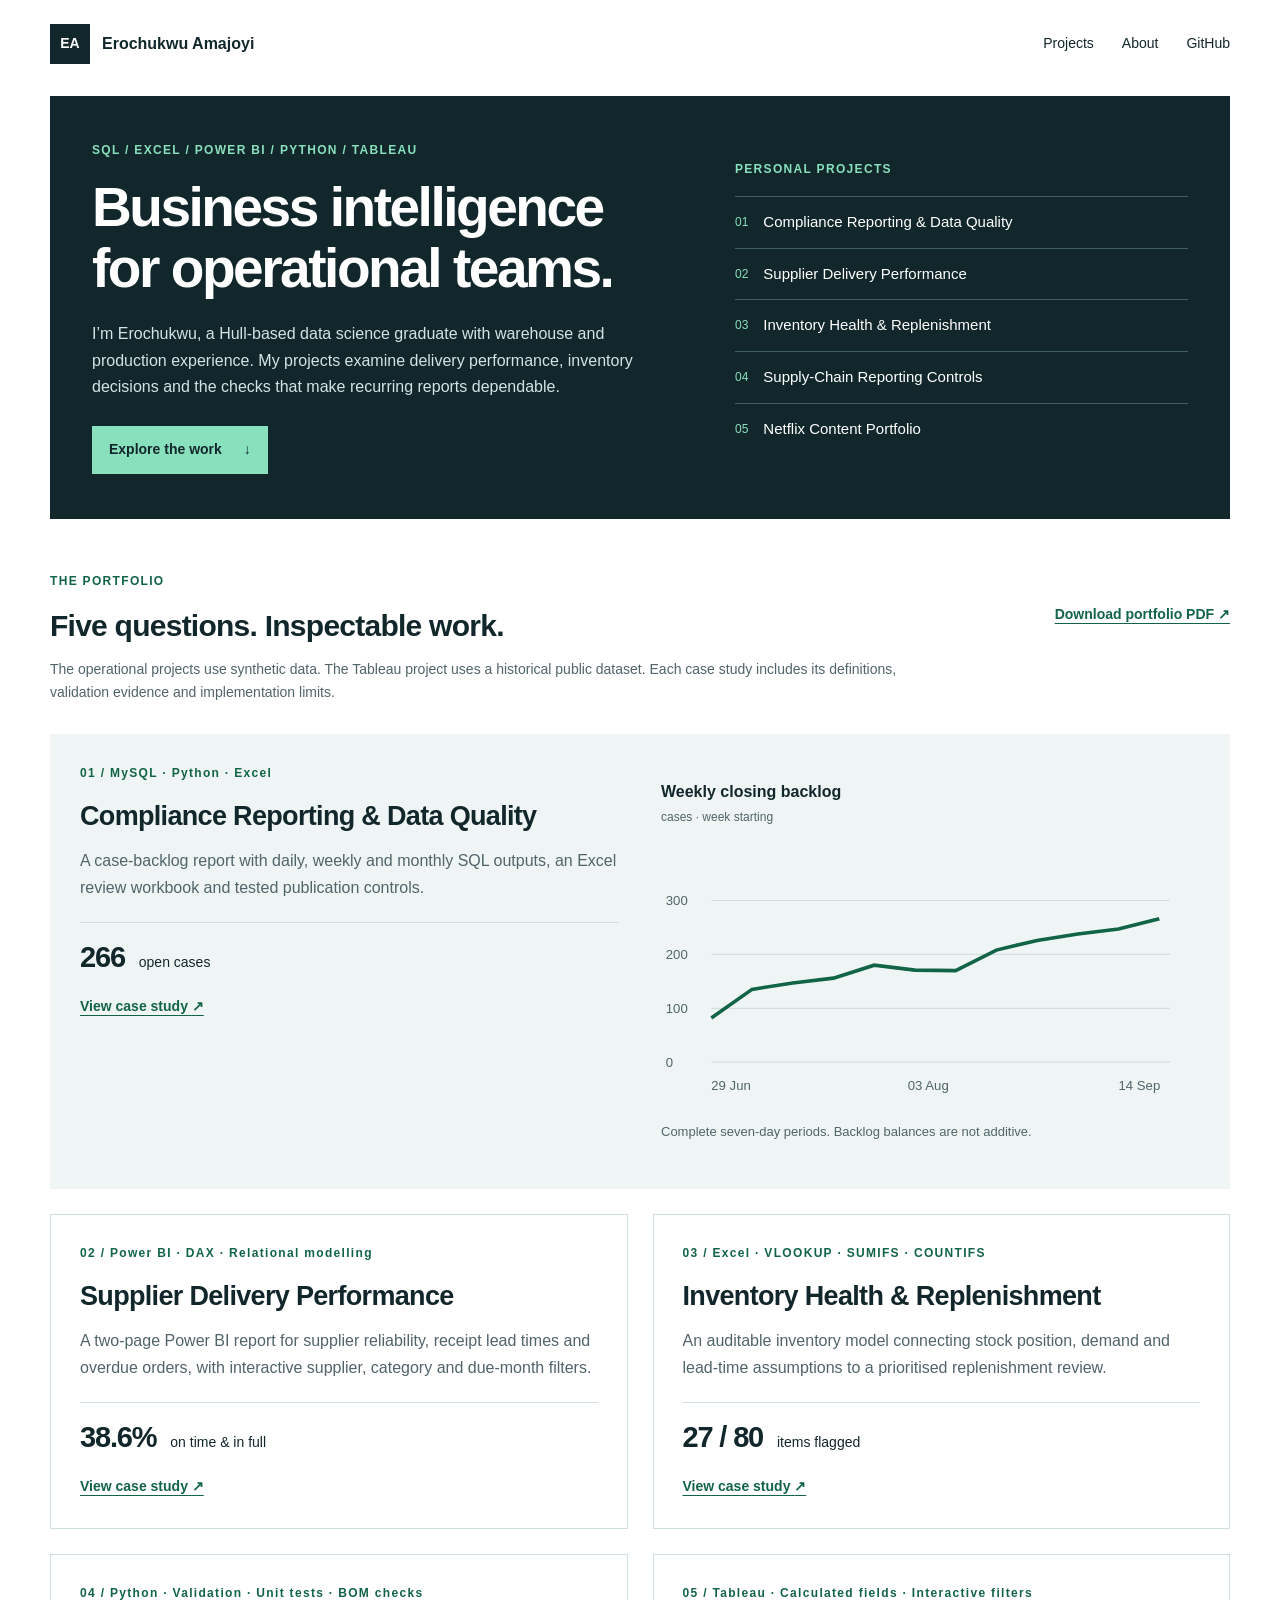
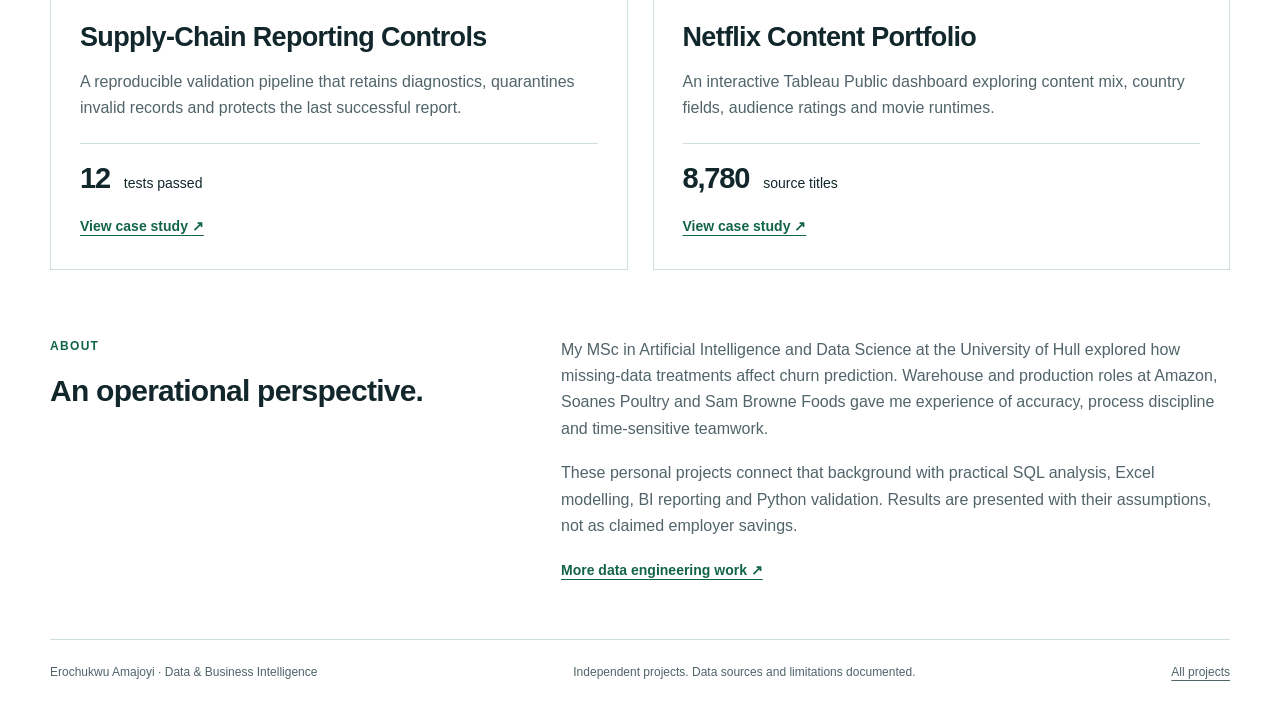
<file: index.html>
<!doctype html><html lang="en"><head><meta charset="utf-8"><meta name="viewport" content="width=device-width,initial-scale=1"><title>Data &amp; Business Intelligence Portfolio | Erochukwu Amajoyi</title><meta name="description" content="Five analytical case studies covering MySQL compliance reporting, Power BI supplier performance, Excel inventory planning, Python validation and Tableau."><meta name="theme-color" content="#12272b"><link rel="canonical" href="https://erochukwu-amajoyi.github.io/"><link rel="icon" type="image/svg+xml" href="data:image/svg+xml,%3Csvg xmlns='http://www.w3.org/2000/svg' viewBox='0 0 32 32'%3E%3Crect width='32' height='32' rx='6' fill='%2312272b'/%3E%3Cpath d='M7 23V16h4v7zm7 0V10h4v13zm7 0V6h4v17z' fill='%2389e0bd'/%3E%3C/svg%3E"><link rel="stylesheet" href="styles.css?v=20260927-2"></head><body><a class="skip" href="#main">Skip to content</a><header class="wrap masthead"><a class="identity" href="index.html"><span class="monogram">EA</span>Erochukwu Amajoyi</a><nav aria-label="Main navigation"><a href="index.html#projects">Projects</a><a href="index.html#background">About</a><a href="https://github.com/erochukwu-amajoyi/erochukwu-amajoyi.github.io">GitHub</a></nav></header><main id="main"><section class="wrap hero"><div><p class="eyebrow">SQL / EXCEL / POWER BI / PYTHON / TABLEAU</p><h1>Business intelligence<br>for operational teams.</h1><p class="intro">I’m Erochukwu, a Hull-based data science graduate with warehouse and production experience. My projects examine delivery performance, inventory decisions and the checks that make recurring reports dependable.</p><a class="button light" href="#projects">Explore the work <span aria-hidden="true">↓</span></a></div><aside class="hero-index" aria-label="Project index"><p class="eyebrow">PERSONAL PROJECTS</p><a href="projects/compliance-reporting.html"><span>01</span>Compliance Reporting &amp; Data Quality</a><a href="projects/supplier-performance.html"><span>02</span>Supplier Delivery Performance</a><a href="projects/inventory-planning.html"><span>03</span>Inventory Health &amp; Replenishment</a><a href="projects/reporting-automation.html"><span>04</span>Supply-Chain Reporting Controls</a><a href="projects/netflix-catalogue.html"><span>05</span>Netflix Content Portfolio</a></aside></section><section class="wrap work" id="projects"><div class="section-top"><div><p class="eyebrow">THE PORTFOLIO</p><h2>Five questions. Inspectable work.</h2></div><a class="text-link" href="files/Data_Analytics_Project_Portfolio.pdf">Download portfolio PDF ↗</a></div><p class="scope">The operational projects use synthetic data. The Tableau project uses a historical public dataset. Each case study includes its definitions, validation evidence and implementation limits.</p><div class="project-cards"><article class="project-card featured" id="compliance"><div class="card-copy"><p class="eyebrow">01 / MySQL · Python · Excel</p><h2><a href="projects/compliance-reporting.html">Compliance Reporting &amp; Data Quality</a></h2><p>A case-backlog report with daily, weekly and monthly SQL outputs, an Excel review workbook and tested publication controls.</p><p class="card-result"><strong>266</strong> open cases</p><a class="text-link" href="projects/compliance-reporting.html">View case study <span aria-hidden="true">↗</span></a></div><figure class="chart"><figcaption>Weekly closing backlog <span>cases · week starting</span></figcaption><svg viewBox="0 0 450 210" role="img" aria-label="Weekly closing backlog rises from 82 to 266 cases across 12 weeks."><line x1="42" x2="425" y1="178.0" y2="178.0" stroke="#d2e0e0"/><text x="4" y="182.0">0</text><line x1="42" x2="425" y1="133.0" y2="133.0" stroke="#d2e0e0"/><text x="4" y="137.0">100</text><line x1="42" x2="425" y1="88.0" y2="88.0" stroke="#d2e0e0"/><text x="4" y="92.0">200</text><line x1="42" x2="425" y1="43.0" y2="43.0" stroke="#d2e0e0"/><text x="4" y="47.0">300</text><polyline points="42,141.1 76,117.2 110,111.8 144,107.8 178,97.0 212,101.1 246,101.5 280,84.4 314,76.3 348,70.9 382,66.8 416,58.3" fill="none" stroke="#126446" stroke-width="3"/><text x="42" y="201">29 Jun</text><text x="206" y="201">03 Aug</text><text x="382" y="201">14 Sep</text></svg><p>Complete seven-day periods. Backlog balances are not additive.</p></figure></article><article class="project-card " id="powerbi"><div class="card-copy"><p class="eyebrow">02 / Power BI · DAX · Relational modelling</p><h2><a href="projects/supplier-performance.html">Supplier Delivery Performance</a></h2><p>A two-page Power BI report for supplier reliability, receipt lead times and overdue orders, with interactive supplier, category and due-month filters.</p><p class="card-result"><strong>38.6%</strong> on time &amp; in full</p><a class="text-link" href="projects/supplier-performance.html">View case study <span aria-hidden="true">↗</span></a></div></article><article class="project-card " id="excel"><div class="card-copy"><p class="eyebrow">03 / Excel · VLOOKUP · SUMIFS · COUNTIFS</p><h2><a href="projects/inventory-planning.html">Inventory Health &amp; Replenishment</a></h2><p>An auditable inventory model connecting stock position, demand and lead-time assumptions to a prioritised replenishment review.</p><p class="card-result"><strong>27 / 80</strong> items flagged</p><a class="text-link" href="projects/inventory-planning.html">View case study <span aria-hidden="true">↗</span></a></div></article><article class="project-card " id="automation"><div class="card-copy"><p class="eyebrow">04 / Python · Validation · Unit tests · BOM checks</p><h2><a href="projects/reporting-automation.html">Supply-Chain Reporting Controls</a></h2><p>A reproducible validation pipeline that retains diagnostics, quarantines invalid records and protects the last successful report.</p><p class="card-result"><strong>12</strong> tests passed</p><a class="text-link" href="projects/reporting-automation.html">View case study <span aria-hidden="true">↗</span></a></div></article><article class="project-card " id="tableau"><div class="card-copy"><p class="eyebrow">05 / Tableau · Calculated fields · Interactive filters</p><h2><a href="projects/netflix-catalogue.html">Netflix Content Portfolio</a></h2><p>An interactive Tableau Public dashboard exploring content mix, country fields, audience ratings and movie runtimes.</p><p class="card-result"><strong>8,780</strong> source titles</p><a class="text-link" href="projects/netflix-catalogue.html">View case study <span aria-hidden="true">↗</span></a></div></article></div></section><section id="background" class="wrap background"><div><p class="eyebrow">ABOUT</p><h2>An operational perspective.</h2></div><div><p>My MSc in Artificial Intelligence and Data Science at the University of Hull explored how missing-data treatments affect churn prediction. Warehouse and production roles at Amazon, Soanes Poultry and Sam Browne Foods gave me experience of accuracy, process discipline and time-sensitive teamwork.</p><p>These personal projects connect that background with practical SQL analysis, Excel modelling, BI reporting and Python validation. Results are presented with their assumptions, not as claimed employer savings.</p><a class="text-link" href="https://github.com/erochukwu-amajoyi/data-engineering-portfolio">More data engineering work ↗</a></div></section></main><footer class="wrap"><span>Erochukwu Amajoyi · Data &amp; Business Intelligence</span><span>Independent projects. Data sources and limitations documented.</span><a href="index.html#projects">All projects</a></footer></body></html>
</file>
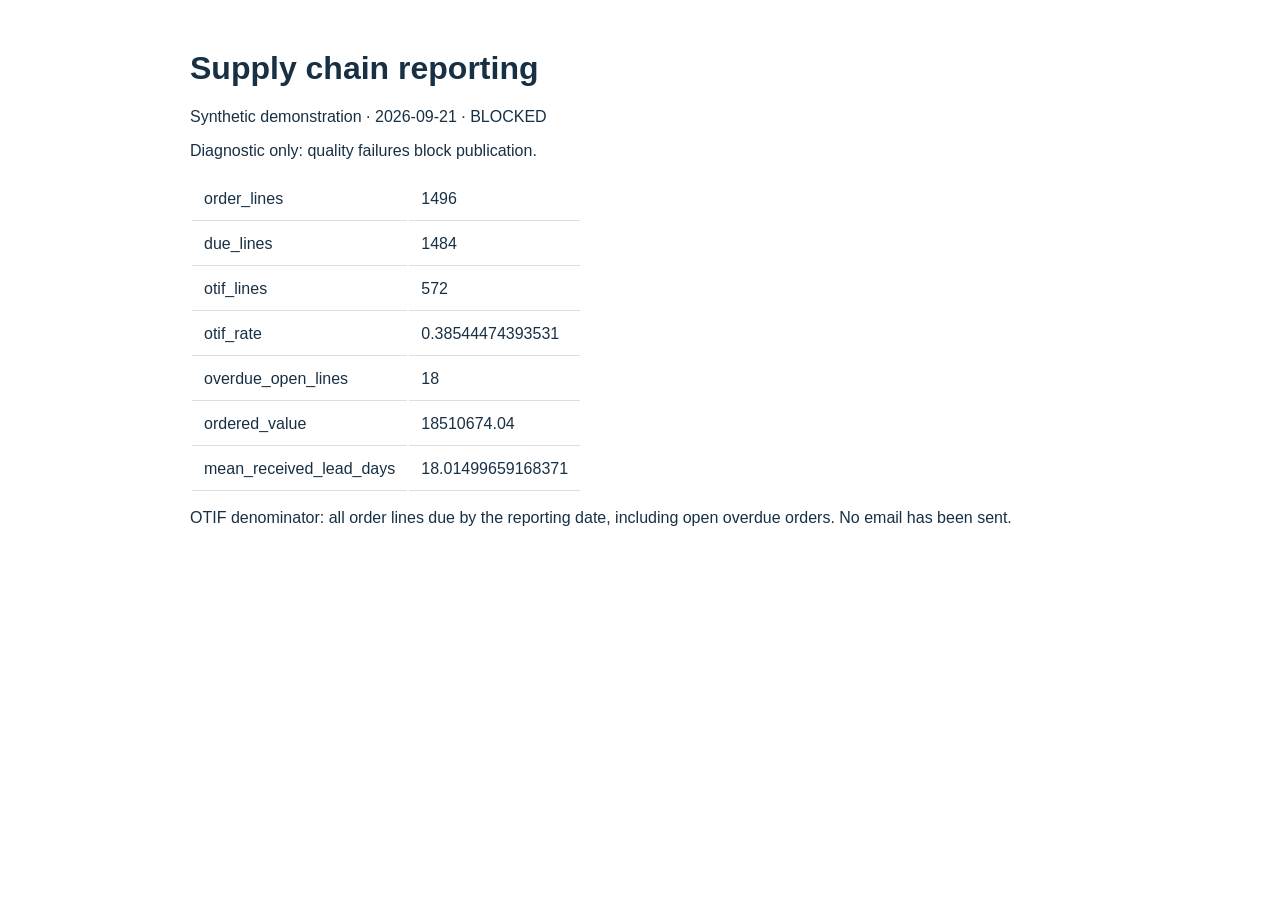
<file: files/blocked-report.html>
<!doctype html><html lang="en"><meta charset="utf-8"><title>Supply chain report</title><style>body{font:16px Arial;max-width:900px;margin:50px auto;color:#183044}td{padding:12px;border-bottom:1px solid #ddd}h1{color:#183044}</style><h1>Supply chain reporting</h1><p>Synthetic demonstration · 2026-09-21 · BLOCKED</p><p>Diagnostic only: quality failures block publication.</p><table><tr><td>order_lines</td><td>1496</td></tr><tr><td>due_lines</td><td>1484</td></tr><tr><td>otif_lines</td><td>572</td></tr><tr><td>otif_rate</td><td>0.38544474393531</td></tr><tr><td>overdue_open_lines</td><td>18</td></tr><tr><td>ordered_value</td><td>18510674.04</td></tr><tr><td>mean_received_lead_days</td><td>18.01499659168371</td></tr></table><p>OTIF denominator: all order lines due by the reporting date, including open overdue orders. No email has been sent.</p></html>
</file>
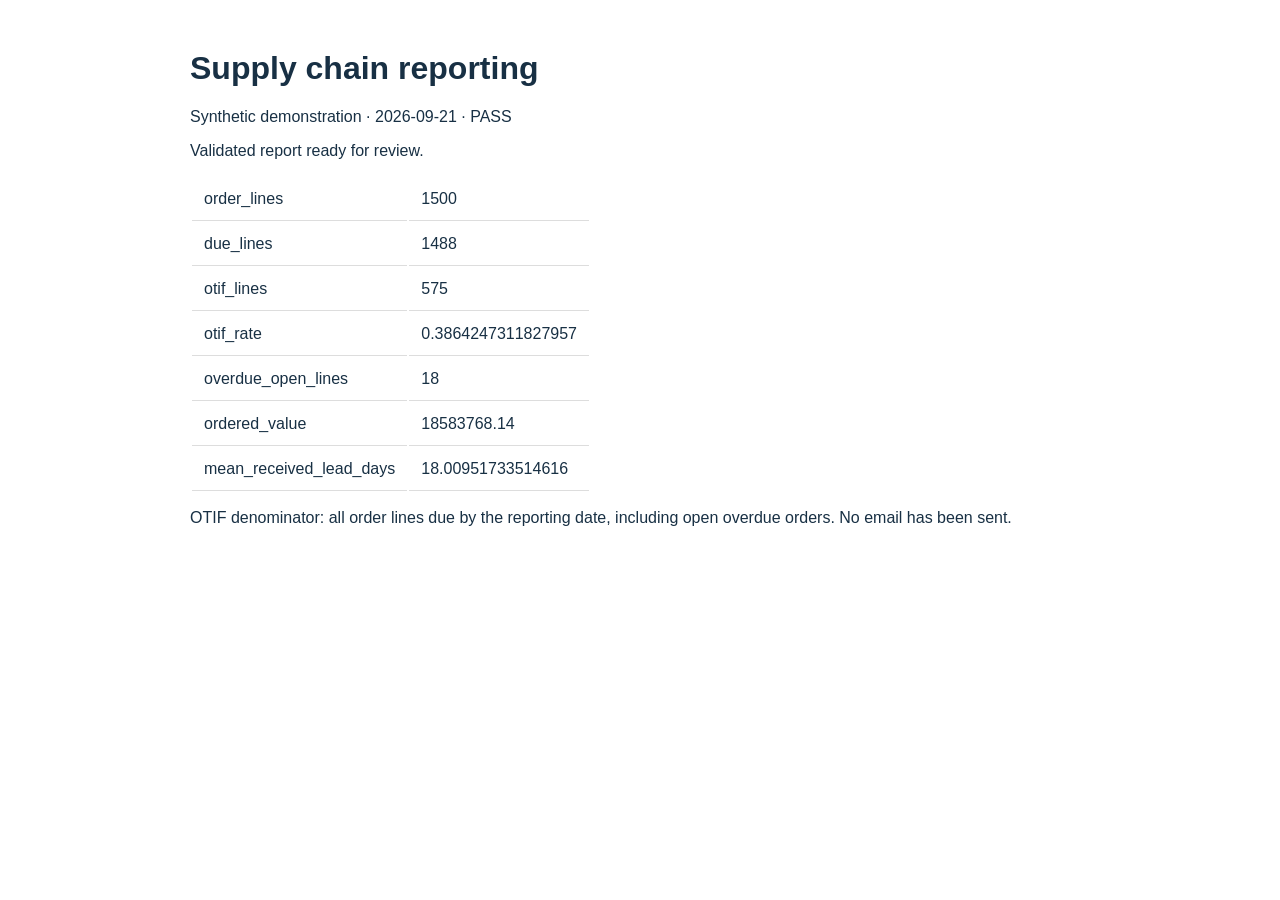
<file: files/clean-report.html>
<!doctype html><html lang="en"><meta charset="utf-8"><title>Supply chain report</title><style>body{font:16px Arial;max-width:900px;margin:50px auto;color:#183044}td{padding:12px;border-bottom:1px solid #ddd}h1{color:#183044}</style><h1>Supply chain reporting</h1><p>Synthetic demonstration · 2026-09-21 · PASS</p><p>Validated report ready for review.</p><table><tr><td>order_lines</td><td>1500</td></tr><tr><td>due_lines</td><td>1488</td></tr><tr><td>otif_lines</td><td>575</td></tr><tr><td>otif_rate</td><td>0.3864247311827957</td></tr><tr><td>overdue_open_lines</td><td>18</td></tr><tr><td>ordered_value</td><td>18583768.14</td></tr><tr><td>mean_received_lead_days</td><td>18.00951733514616</td></tr></table><p>OTIF denominator: all order lines due by the reporting date, including open overdue orders. No email has been sent.</p></html>
</file>
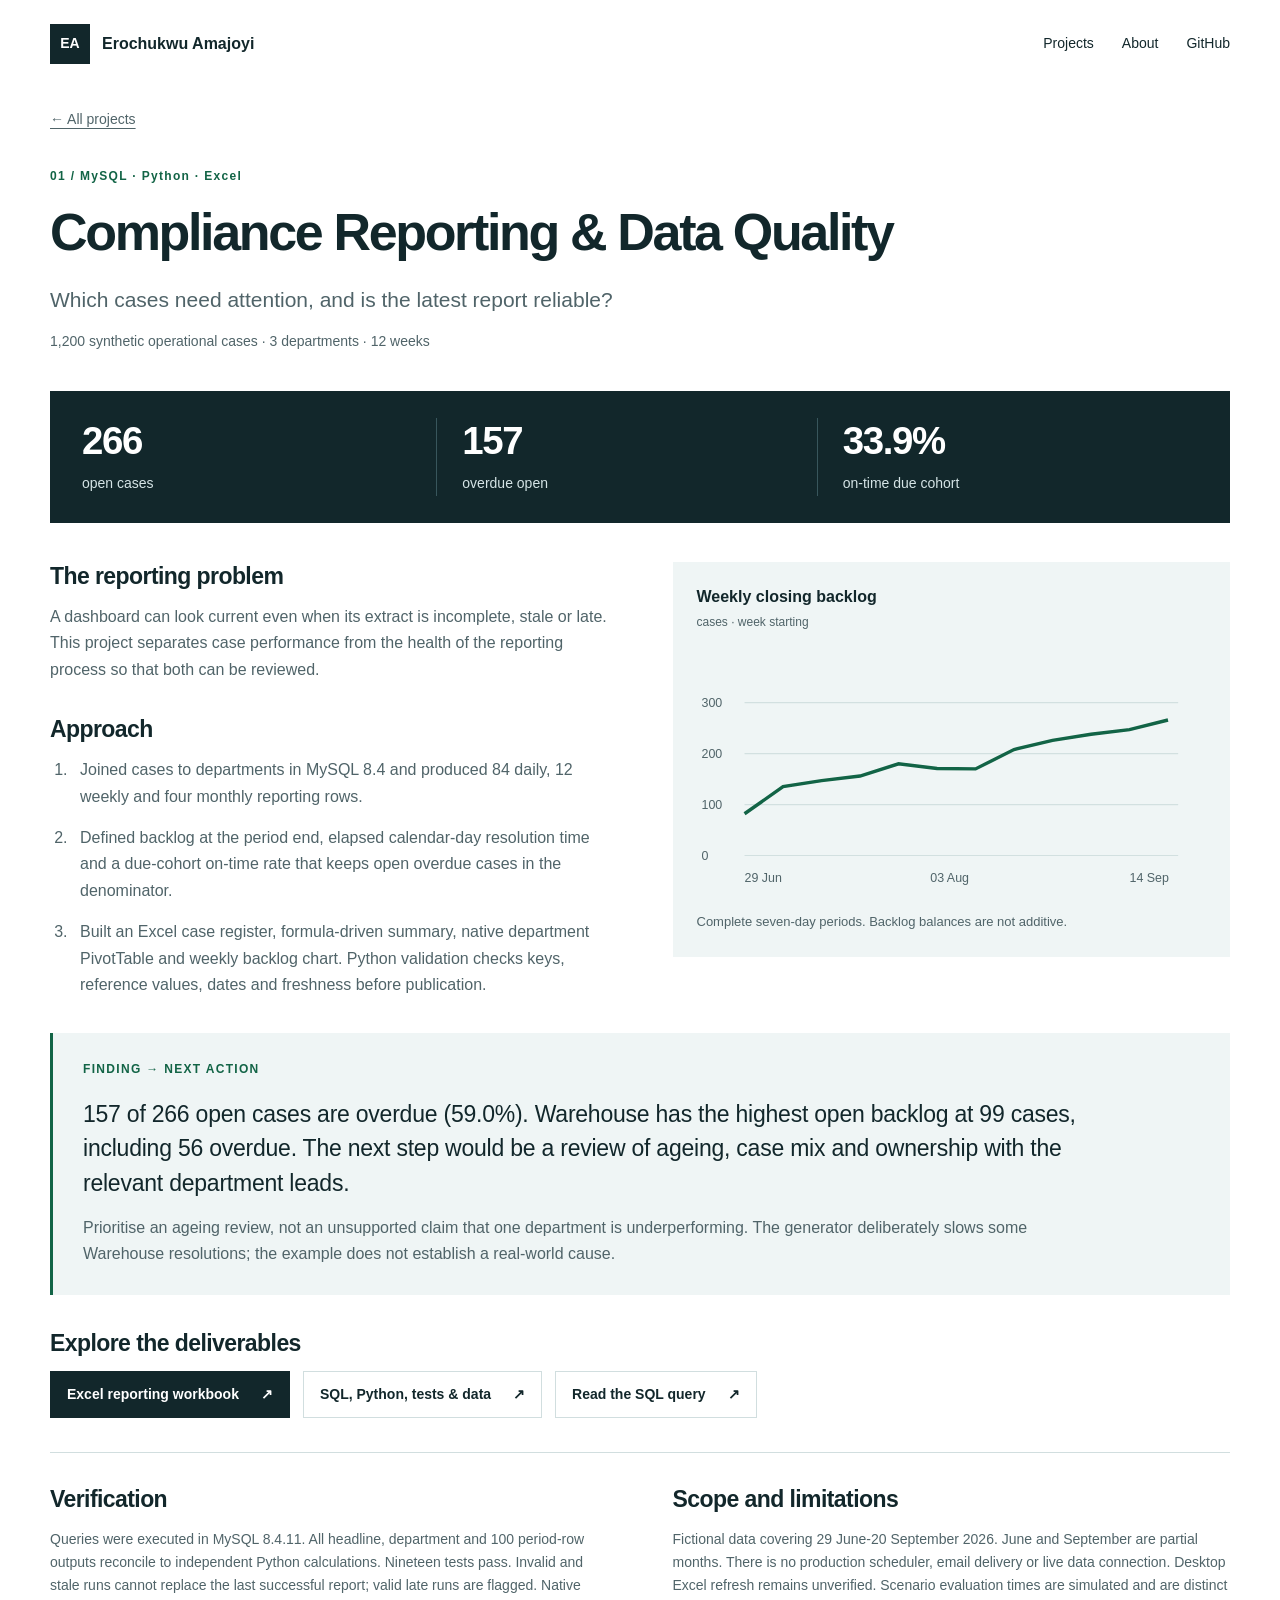
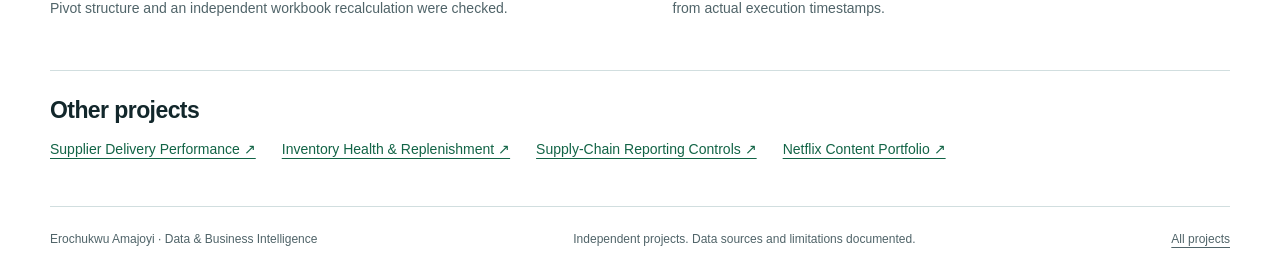
<file: projects/compliance-reporting.html>
<!doctype html><html lang="en"><head><meta charset="utf-8"><meta name="viewport" content="width=device-width,initial-scale=1"><title>Compliance Reporting &amp; Data Quality | Erochukwu Amajoyi</title><meta name="description" content="A case-backlog report with daily, weekly and monthly SQL outputs, an Excel review workbook and tested publication controls."><meta name="theme-color" content="#12272b"><link rel="canonical" href="https://erochukwu-amajoyi.github.io/projects/compliance-reporting.html"><link rel="icon" type="image/svg+xml" href="data:image/svg+xml,%3Csvg xmlns='http://www.w3.org/2000/svg' viewBox='0 0 32 32'%3E%3Crect width='32' height='32' rx='6' fill='%2312272b'/%3E%3Cpath d='M7 23V16h4v7zm7 0V10h4v13zm7 0V6h4v17z' fill='%2389e0bd'/%3E%3C/svg%3E"><link rel="stylesheet" href="../styles.css?v=20260927-2"></head><body><a class="skip" href="#main">Skip to content</a><header class="wrap masthead"><a class="identity" href="../index.html"><span class="monogram">EA</span>Erochukwu Amajoyi</a><nav aria-label="Main navigation"><a href="../index.html#projects">Projects</a><a href="../index.html#background">About</a><a href="https://github.com/erochukwu-amajoyi/erochukwu-amajoyi.github.io">GitHub</a></nav></header><main id="main" class="wrap case"><a class="back" href="../index.html#projects">← All projects</a><header class="case-header"><p class="eyebrow">01 / MySQL · Python · Excel</p><h1>Compliance Reporting &amp; Data Quality</h1><p class="question">Which cases need attention, and is the latest report reliable?</p><p class="scope">1,200 synthetic operational cases · 3 departments · 12 weeks</p></header><dl class="metrics"><div><dt>open cases</dt><dd>266</dd></div><div><dt>overdue open</dt><dd>157</dd></div><div><dt>on-time due cohort</dt><dd>33.9%</dd></div></dl><div class="case-grid"><div><section><h2>The reporting problem</h2><p>A dashboard can look current even when its extract is incomplete, stale or late. This project separates case performance from the health of the reporting process so that both can be reviewed.</p></section><section><h2>Approach</h2><ol class="method"><li>Joined cases to departments in MySQL 8.4 and produced 84 daily, 12 weekly and four monthly reporting rows.</li><li>Defined backlog at the period end, elapsed calendar-day resolution time and a due-cohort on-time rate that keeps open overdue cases in the denominator.</li><li>Built an Excel case register, formula-driven summary, native department PivotTable and weekly backlog chart. Python validation checks keys, reference values, dates and freshness before publication.</li></ol></section></div><aside><figure class="chart"><figcaption>Weekly closing backlog <span>cases · week starting</span></figcaption><svg viewBox="0 0 450 210" role="img" aria-label="Weekly closing backlog rises from 82 to 266 cases across 12 weeks."><line x1="42" x2="425" y1="178.0" y2="178.0" stroke="#d2e0e0"/><text x="4" y="182.0">0</text><line x1="42" x2="425" y1="133.0" y2="133.0" stroke="#d2e0e0"/><text x="4" y="137.0">100</text><line x1="42" x2="425" y1="88.0" y2="88.0" stroke="#d2e0e0"/><text x="4" y="92.0">200</text><line x1="42" x2="425" y1="43.0" y2="43.0" stroke="#d2e0e0"/><text x="4" y="47.0">300</text><polyline points="42,141.1 76,117.2 110,111.8 144,107.8 178,97.0 212,101.1 246,101.5 280,84.4 314,76.3 348,70.9 382,66.8 416,58.3" fill="none" stroke="#126446" stroke-width="3"/><text x="42" y="201">29 Jun</text><text x="206" y="201">03 Aug</text><text x="382" y="201">14 Sep</text></svg><p>Complete seven-day periods. Backlog balances are not additive.</p></figure></aside></div><section class="finding"><p class="eyebrow">FINDING → NEXT ACTION</p><h2>157 of 266 open cases are overdue (59.0%). Warehouse has the highest open backlog at 99 cases, including 56 overdue. The next step would be a review of ageing, case mix and ownership with the relevant department leads.</h2><p>Prioritise an ageing review, not an unsupported claim that one department is underperforming. The generator deliberately slows some Warehouse resolutions; the example does not establish a real-world cause.</p></section><section class="deliverables"><h2>Explore the deliverables</h2><div class="download-links"><a class="button " href="../files/Compliance_Reporting_Workbook.xlsx">Excel reporting workbook <span aria-hidden="true">↗</span></a><a class="button secondary" href="../files/Compliance_Reporting_Portfolio_Source.zip">SQL, Python, tests &amp; data <span aria-hidden="true">↗</span></a><a class="button secondary" href="../files/compliance-metrics.sql">Read the SQL query <span aria-hidden="true">↗</span></a></div></section><div class="evidence-grid"><section><h2>Verification</h2><p>Queries were executed in MySQL 8.4.11. All headline, department and 100 period-row outputs reconcile to independent Python calculations. Nineteen tests pass. Invalid and stale runs cannot replace the last successful report; valid late runs are flagged. Native Pivot structure and an independent workbook recalculation were checked.</p></section><section><h2>Scope and limitations</h2><p>Fictional data covering 29 June-20 September 2026. June and September are partial months. There is no production scheduler, email delivery or live data connection. Desktop Excel refresh remains unverified. Scenario evaluation times are simulated and are distinct from actual execution timestamps.</p></section></div><nav class="related" aria-label="Other projects"><h2>Other projects</h2><a href="supplier-performance.html">Supplier Delivery Performance ↗</a><a href="inventory-planning.html">Inventory Health &amp; Replenishment ↗</a><a href="reporting-automation.html">Supply-Chain Reporting Controls ↗</a><a href="netflix-catalogue.html">Netflix Content Portfolio ↗</a></nav></main><footer class="wrap"><span>Erochukwu Amajoyi · Data &amp; Business Intelligence</span><span>Independent projects. Data sources and limitations documented.</span><a href="../index.html#projects">All projects</a></footer></body></html>
</file>
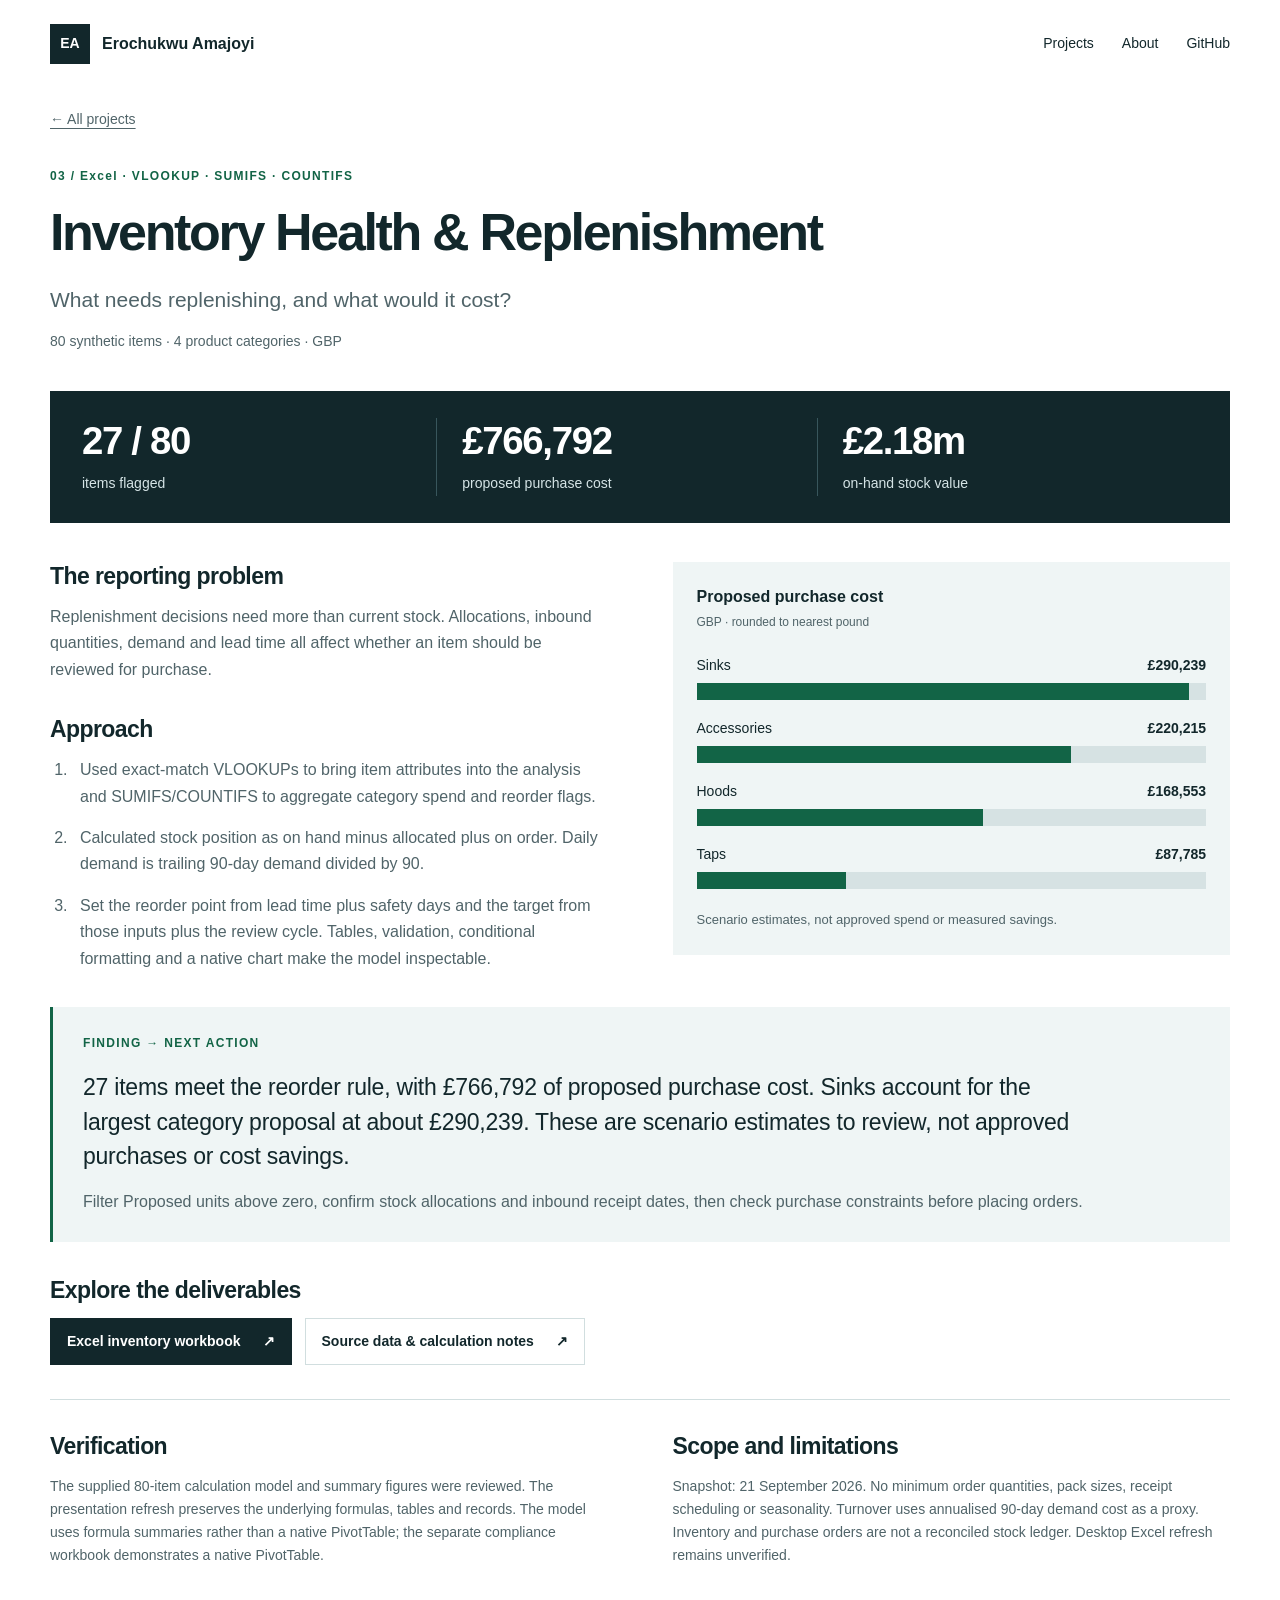
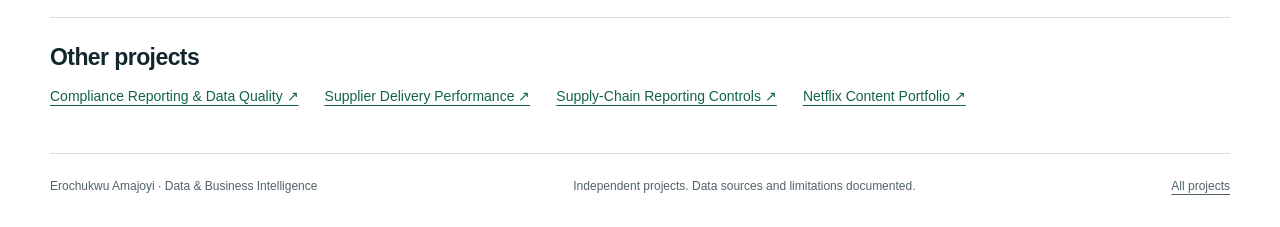
<file: projects/inventory-planning.html>
<!doctype html><html lang="en"><head><meta charset="utf-8"><meta name="viewport" content="width=device-width,initial-scale=1"><title>Inventory Health &amp; Replenishment | Erochukwu Amajoyi</title><meta name="description" content="An auditable inventory model connecting stock position, demand and lead-time assumptions to a prioritised replenishment review."><meta name="theme-color" content="#12272b"><link rel="canonical" href="https://erochukwu-amajoyi.github.io/projects/inventory-planning.html"><link rel="icon" type="image/svg+xml" href="data:image/svg+xml,%3Csvg xmlns='http://www.w3.org/2000/svg' viewBox='0 0 32 32'%3E%3Crect width='32' height='32' rx='6' fill='%2312272b'/%3E%3Cpath d='M7 23V16h4v7zm7 0V10h4v13zm7 0V6h4v17z' fill='%2389e0bd'/%3E%3C/svg%3E"><link rel="stylesheet" href="../styles.css?v=20260927-2"></head><body><a class="skip" href="#main">Skip to content</a><header class="wrap masthead"><a class="identity" href="../index.html"><span class="monogram">EA</span>Erochukwu Amajoyi</a><nav aria-label="Main navigation"><a href="../index.html#projects">Projects</a><a href="../index.html#background">About</a><a href="https://github.com/erochukwu-amajoyi/erochukwu-amajoyi.github.io">GitHub</a></nav></header><main id="main" class="wrap case"><a class="back" href="../index.html#projects">← All projects</a><header class="case-header"><p class="eyebrow">03 / Excel · VLOOKUP · SUMIFS · COUNTIFS</p><h1>Inventory Health &amp; Replenishment</h1><p class="question">What needs replenishing, and what would it cost?</p><p class="scope">80 synthetic items · 4 product categories · GBP</p></header><dl class="metrics"><div><dt>items flagged</dt><dd>27 / 80</dd></div><div><dt>proposed purchase cost</dt><dd>£766,792</dd></div><div><dt>on-hand stock value</dt><dd>£2.18m</dd></div></dl><div class="case-grid"><div><section><h2>The reporting problem</h2><p>Replenishment decisions need more than current stock. Allocations, inbound quantities, demand and lead time all affect whether an item should be reviewed for purchase.</p></section><section><h2>Approach</h2><ol class="method"><li>Used exact-match VLOOKUPs to bring item attributes into the analysis and SUMIFS/COUNTIFS to aggregate category spend and reorder flags.</li><li>Calculated stock position as on hand minus allocated plus on order. Daily demand is trailing 90-day demand divided by 90.</li><li>Set the reorder point from lead time plus safety days and the target from those inputs plus the review cycle. Tables, validation, conditional formatting and a native chart make the model inspectable.</li></ol></section></div><aside><figure class="chart"><figcaption>Proposed purchase cost <span>GBP · rounded to nearest pound</span></figcaption><div class="bar-row"><div><span>Sinks</span><strong>£290,239</strong></div><div class="bar-track"><span style="width:96.75%"></span></div></div><div class="bar-row"><div><span>Accessories</span><strong>£220,215</strong></div><div class="bar-track"><span style="width:73.41%"></span></div></div><div class="bar-row"><div><span>Hoods</span><strong>£168,553</strong></div><div class="bar-track"><span style="width:56.18%"></span></div></div><div class="bar-row"><div><span>Taps</span><strong>£87,785</strong></div><div class="bar-track"><span style="width:29.26%"></span></div></div><p>Scenario estimates, not approved spend or measured savings.</p></figure></aside></div><section class="finding"><p class="eyebrow">FINDING → NEXT ACTION</p><h2>27 items meet the reorder rule, with £766,792 of proposed purchase cost. Sinks account for the largest category proposal at about £290,239. These are scenario estimates to review, not approved purchases or cost savings.</h2><p>Filter Proposed units above zero, confirm stock allocations and inbound receipt dates, then check purchase constraints before placing orders.</p></section><section class="deliverables"><h2>Explore the deliverables</h2><div class="download-links"><a class="button " href="../files/Inventory_Health.xlsx">Excel inventory workbook <span aria-hidden="true">↗</span></a><a class="button secondary" href="../files/Supply_Chain_Portfolio.zip">Source data &amp; calculation notes <span aria-hidden="true">↗</span></a></div></section><div class="evidence-grid"><section><h2>Verification</h2><p>The supplied 80-item calculation model and summary figures were reviewed. The presentation refresh preserves the underlying formulas, tables and records. The model uses formula summaries rather than a native PivotTable; the separate compliance workbook demonstrates a native PivotTable.</p></section><section><h2>Scope and limitations</h2><p>Snapshot: 21 September 2026. No minimum order quantities, pack sizes, receipt scheduling or seasonality. Turnover uses annualised 90-day demand cost as a proxy. Inventory and purchase orders are not a reconciled stock ledger. Desktop Excel refresh remains unverified.</p></section></div><nav class="related" aria-label="Other projects"><h2>Other projects</h2><a href="compliance-reporting.html">Compliance Reporting &amp; Data Quality ↗</a><a href="supplier-performance.html">Supplier Delivery Performance ↗</a><a href="reporting-automation.html">Supply-Chain Reporting Controls ↗</a><a href="netflix-catalogue.html">Netflix Content Portfolio ↗</a></nav></main><footer class="wrap"><span>Erochukwu Amajoyi · Data &amp; Business Intelligence</span><span>Independent projects. Data sources and limitations documented.</span><a href="../index.html#projects">All projects</a></footer></body></html>
</file>
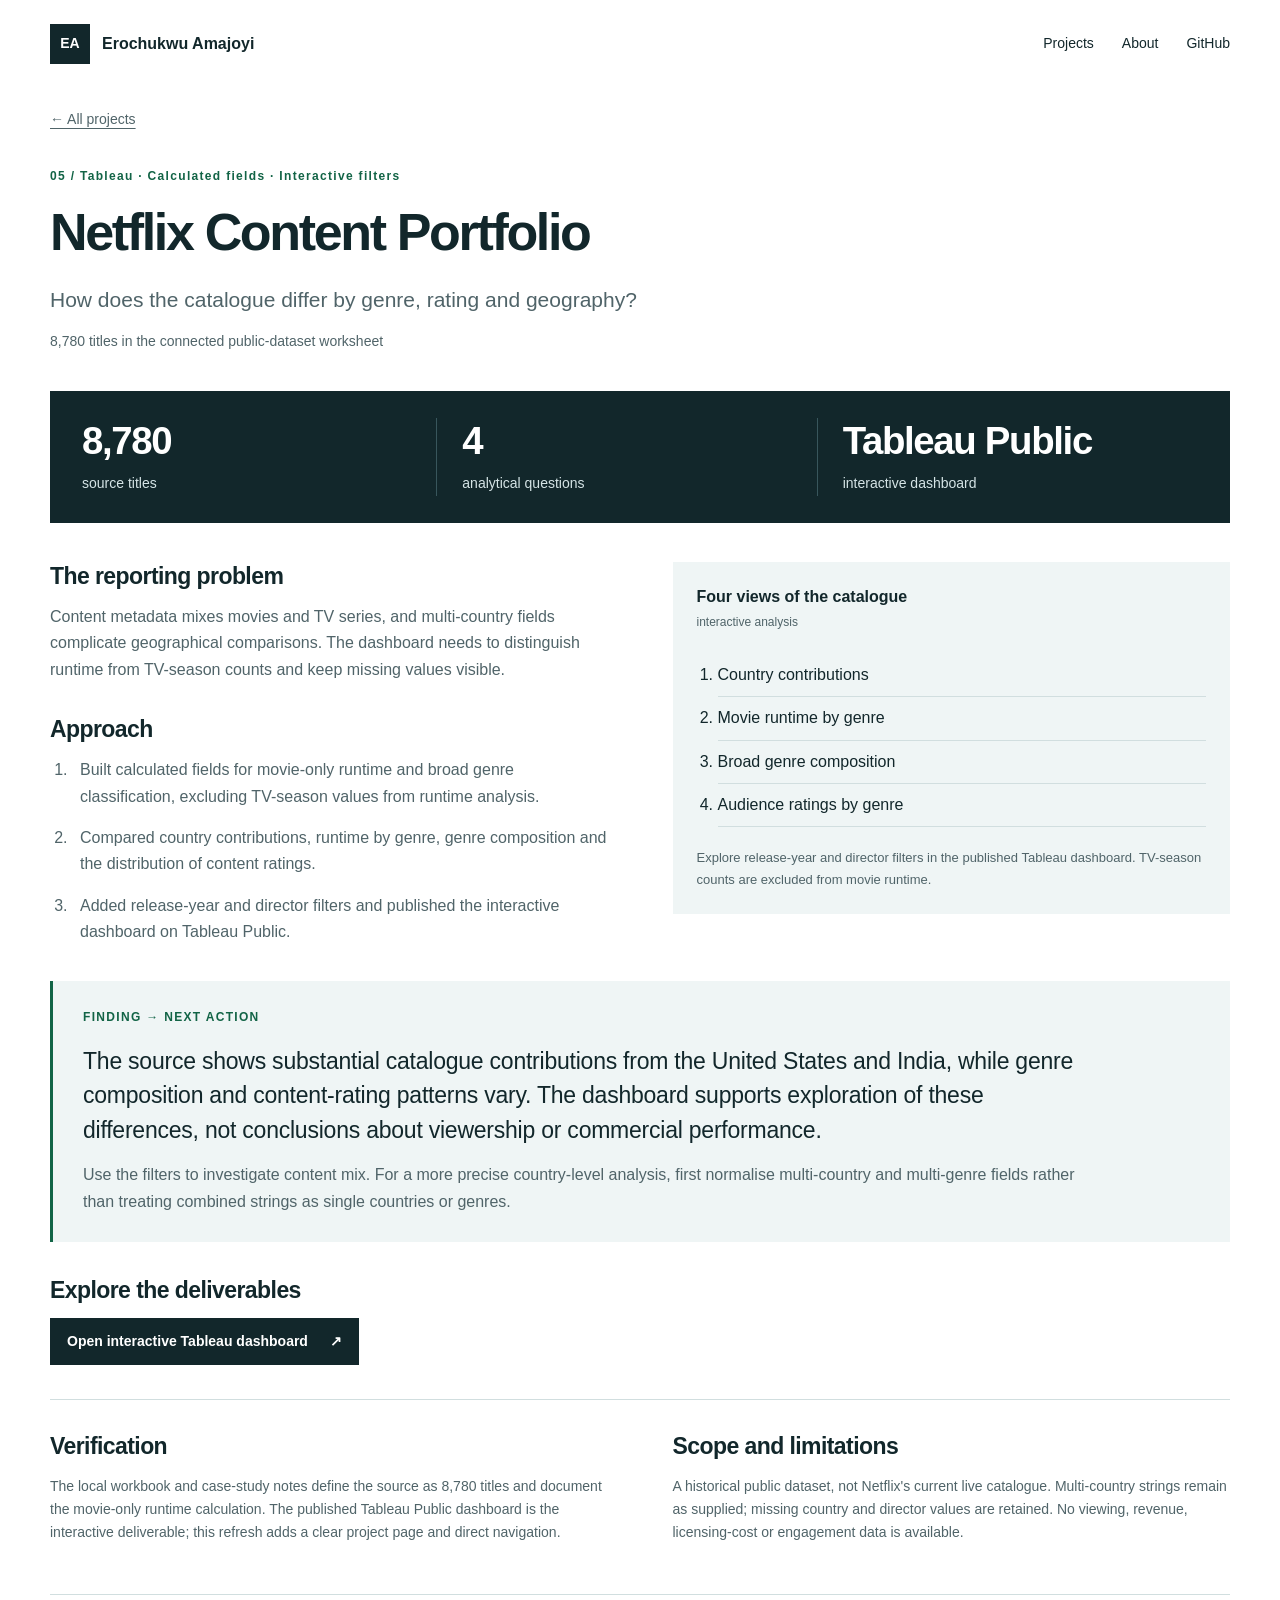
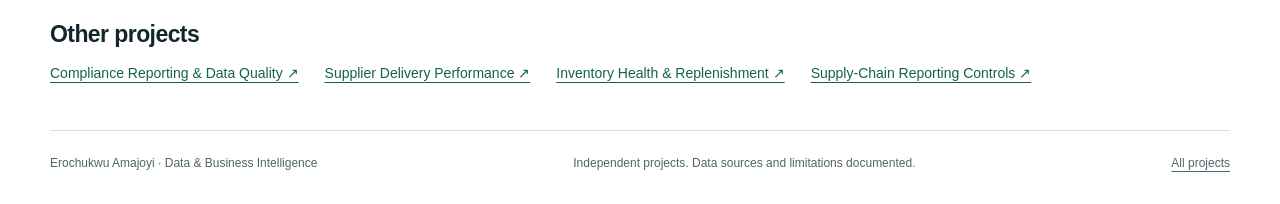
<file: projects/netflix-catalogue.html>
<!doctype html><html lang="en"><head><meta charset="utf-8"><meta name="viewport" content="width=device-width,initial-scale=1"><title>Netflix Content Portfolio | Erochukwu Amajoyi</title><meta name="description" content="An interactive Tableau Public dashboard exploring content mix, country fields, audience ratings and movie runtimes."><meta name="theme-color" content="#12272b"><link rel="canonical" href="https://erochukwu-amajoyi.github.io/projects/netflix-catalogue.html"><link rel="icon" type="image/svg+xml" href="data:image/svg+xml,%3Csvg xmlns='http://www.w3.org/2000/svg' viewBox='0 0 32 32'%3E%3Crect width='32' height='32' rx='6' fill='%2312272b'/%3E%3Cpath d='M7 23V16h4v7zm7 0V10h4v13zm7 0V6h4v17z' fill='%2389e0bd'/%3E%3C/svg%3E"><link rel="stylesheet" href="../styles.css?v=20260927-2"></head><body><a class="skip" href="#main">Skip to content</a><header class="wrap masthead"><a class="identity" href="../index.html"><span class="monogram">EA</span>Erochukwu Amajoyi</a><nav aria-label="Main navigation"><a href="../index.html#projects">Projects</a><a href="../index.html#background">About</a><a href="https://github.com/erochukwu-amajoyi/erochukwu-amajoyi.github.io">GitHub</a></nav></header><main id="main" class="wrap case"><a class="back" href="../index.html#projects">← All projects</a><header class="case-header"><p class="eyebrow">05 / Tableau · Calculated fields · Interactive filters</p><h1>Netflix Content Portfolio</h1><p class="question">How does the catalogue differ by genre, rating and geography?</p><p class="scope">8,780 titles in the connected public-dataset worksheet</p></header><dl class="metrics"><div><dt>source titles</dt><dd>8,780</dd></div><div><dt>analytical questions</dt><dd>4</dd></div><div><dt>interactive dashboard</dt><dd>Tableau Public</dd></div></dl><div class="case-grid"><div><section><h2>The reporting problem</h2><p>Content metadata mixes movies and TV series, and multi-country fields complicate geographical comparisons. The dashboard needs to distinguish runtime from TV-season counts and keep missing values visible.</p></section><section><h2>Approach</h2><ol class="method"><li>Built calculated fields for movie-only runtime and broad genre classification, excluding TV-season values from runtime analysis.</li><li>Compared country contributions, runtime by genre, genre composition and the distribution of content ratings.</li><li>Added release-year and director filters and published the interactive dashboard on Tableau Public.</li></ol></section></div><aside><figure class="chart text-visual"><figcaption>Four views of the catalogue <span>interactive analysis</span></figcaption><ol><li>Country contributions</li><li>Movie runtime by genre</li><li>Broad genre composition</li><li>Audience ratings by genre</li></ol><p>Explore release-year and director filters in the published Tableau dashboard. TV-season counts are excluded from movie runtime.</p></figure></aside></div><section class="finding"><p class="eyebrow">FINDING → NEXT ACTION</p><h2>The source shows substantial catalogue contributions from the United States and India, while genre composition and content-rating patterns vary. The dashboard supports exploration of these differences, not conclusions about viewership or commercial performance.</h2><p>Use the filters to investigate content mix. For a more precise country-level analysis, first normalise multi-country and multi-genre fields rather than treating combined strings as single countries or genres.</p></section><section class="deliverables"><h2>Explore the deliverables</h2><div class="download-links"><a class="button " href="https://public.tableau.com/app/profile/erochukwu.amajoyi/viz/NetflixPortfolioDashboard/NetflixContentPortfolio">Open interactive Tableau dashboard <span aria-hidden="true">↗</span></a></div></section><div class="evidence-grid"><section><h2>Verification</h2><p>The local workbook and case-study notes define the source as 8,780 titles and document the movie-only runtime calculation. The published Tableau Public dashboard is the interactive deliverable; this refresh adds a clear project page and direct navigation.</p></section><section><h2>Scope and limitations</h2><p>A historical public dataset, not Netflix&#x27;s current live catalogue. Multi-country strings remain as supplied; missing country and director values are retained. No viewing, revenue, licensing-cost or engagement data is available.</p></section></div><nav class="related" aria-label="Other projects"><h2>Other projects</h2><a href="compliance-reporting.html">Compliance Reporting &amp; Data Quality ↗</a><a href="supplier-performance.html">Supplier Delivery Performance ↗</a><a href="inventory-planning.html">Inventory Health &amp; Replenishment ↗</a><a href="reporting-automation.html">Supply-Chain Reporting Controls ↗</a></nav></main><footer class="wrap"><span>Erochukwu Amajoyi · Data &amp; Business Intelligence</span><span>Independent projects. Data sources and limitations documented.</span><a href="../index.html#projects">All projects</a></footer></body></html>
</file>
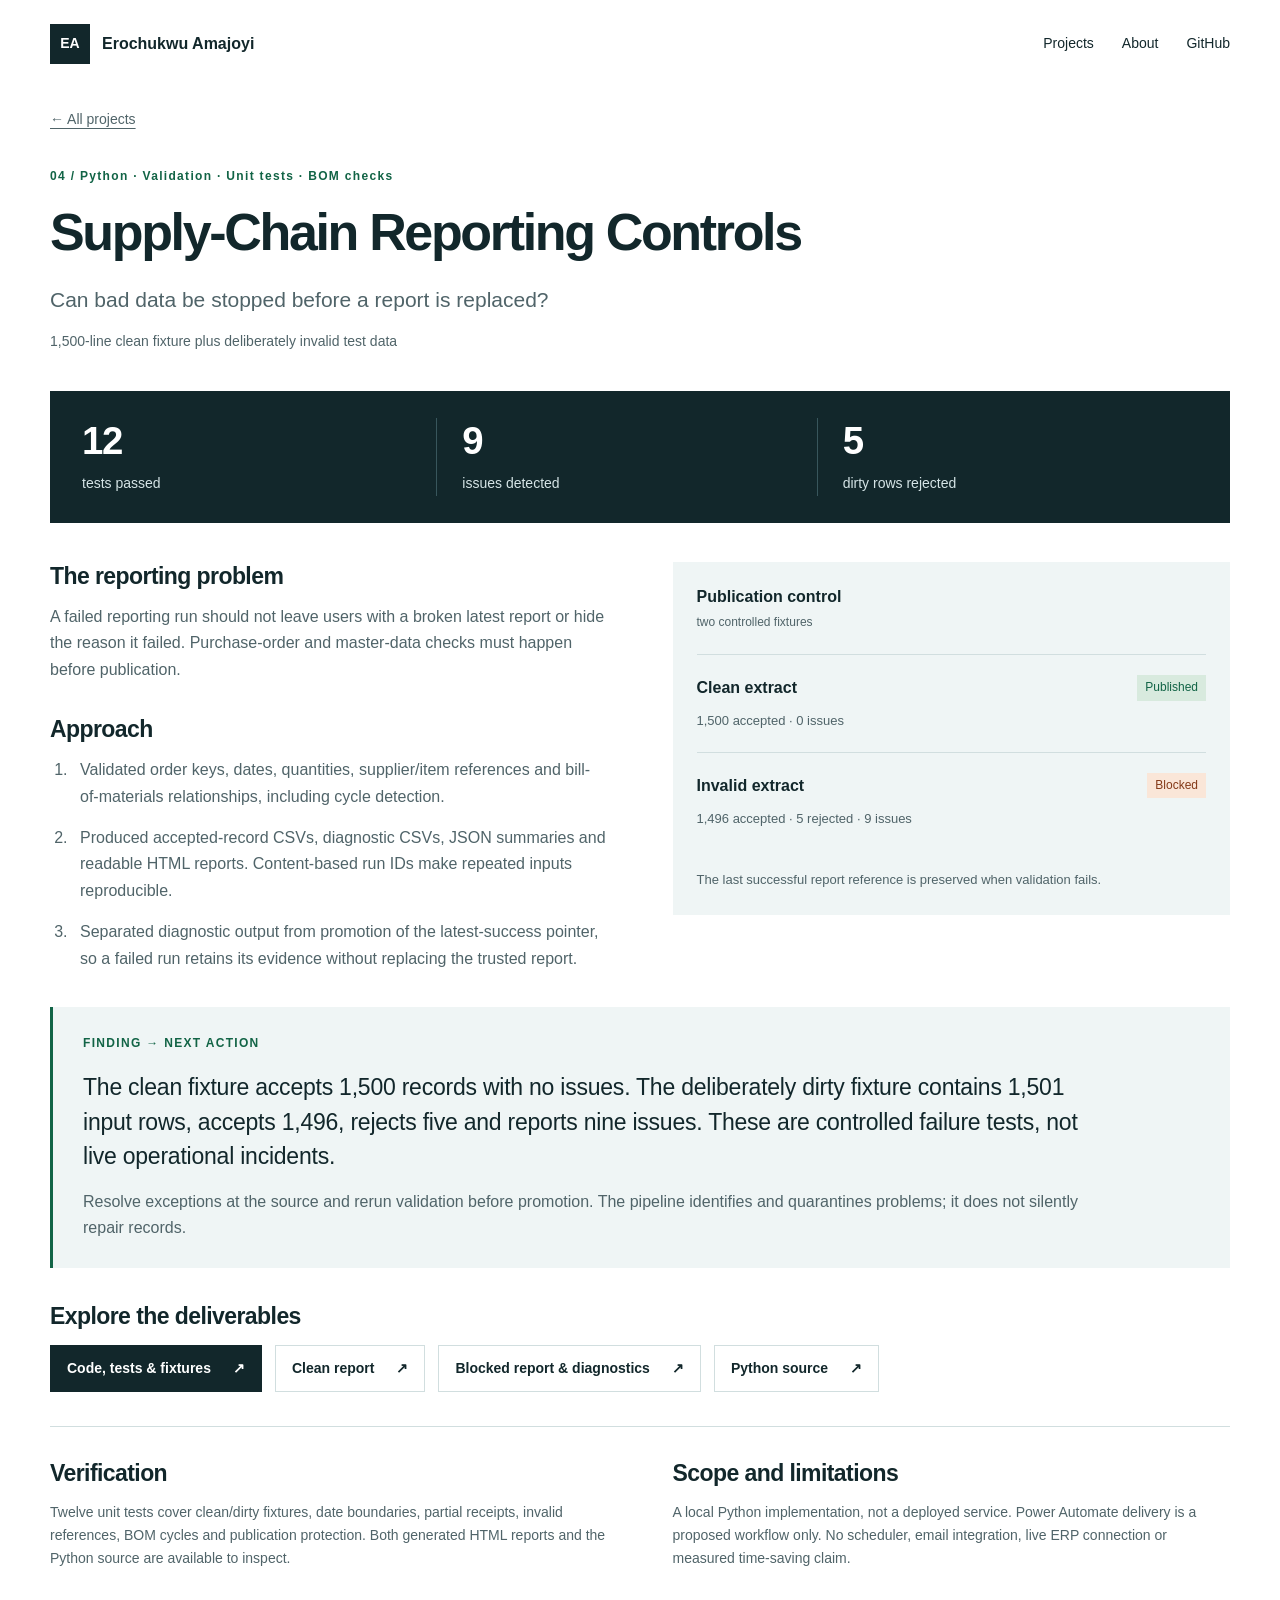
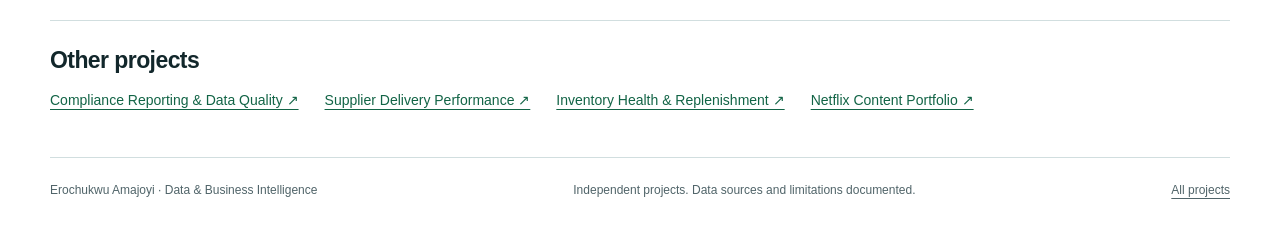
<file: projects/reporting-automation.html>
<!doctype html><html lang="en"><head><meta charset="utf-8"><meta name="viewport" content="width=device-width,initial-scale=1"><title>Supply-Chain Reporting Controls | Erochukwu Amajoyi</title><meta name="description" content="A reproducible validation pipeline that retains diagnostics, quarantines invalid records and protects the last successful report."><meta name="theme-color" content="#12272b"><link rel="canonical" href="https://erochukwu-amajoyi.github.io/projects/reporting-automation.html"><link rel="icon" type="image/svg+xml" href="data:image/svg+xml,%3Csvg xmlns='http://www.w3.org/2000/svg' viewBox='0 0 32 32'%3E%3Crect width='32' height='32' rx='6' fill='%2312272b'/%3E%3Cpath d='M7 23V16h4v7zm7 0V10h4v13zm7 0V6h4v17z' fill='%2389e0bd'/%3E%3C/svg%3E"><link rel="stylesheet" href="../styles.css?v=20260927-2"></head><body><a class="skip" href="#main">Skip to content</a><header class="wrap masthead"><a class="identity" href="../index.html"><span class="monogram">EA</span>Erochukwu Amajoyi</a><nav aria-label="Main navigation"><a href="../index.html#projects">Projects</a><a href="../index.html#background">About</a><a href="https://github.com/erochukwu-amajoyi/erochukwu-amajoyi.github.io">GitHub</a></nav></header><main id="main" class="wrap case"><a class="back" href="../index.html#projects">← All projects</a><header class="case-header"><p class="eyebrow">04 / Python · Validation · Unit tests · BOM checks</p><h1>Supply-Chain Reporting Controls</h1><p class="question">Can bad data be stopped before a report is replaced?</p><p class="scope">1,500-line clean fixture plus deliberately invalid test data</p></header><dl class="metrics"><div><dt>tests passed</dt><dd>12</dd></div><div><dt>issues detected</dt><dd>9</dd></div><div><dt>dirty rows rejected</dt><dd>5</dd></div></dl><div class="case-grid"><div><section><h2>The reporting problem</h2><p>A failed reporting run should not leave users with a broken latest report or hide the reason it failed. Purchase-order and master-data checks must happen before publication.</p></section><section><h2>Approach</h2><ol class="method"><li>Validated order keys, dates, quantities, supplier/item references and bill-of-materials relationships, including cycle detection.</li><li>Produced accepted-record CSVs, diagnostic CSVs, JSON summaries and readable HTML reports. Content-based run IDs make repeated inputs reproducible.</li><li>Separated diagnostic output from promotion of the latest-success pointer, so a failed run retains its evidence without replacing the trusted report.</li></ol></section></div><aside><figure class="chart"><figcaption>Publication control <span>two controlled fixtures</span></figcaption><div class="run"><strong>Clean extract</strong><span class="status">Published</span><p>1,500 accepted · 0 issues</p></div><div class="run"><strong>Invalid extract</strong><span class="status warning">Blocked</span><p>1,496 accepted · 5 rejected · 9 issues</p></div><p>The last successful report reference is preserved when validation fails.</p></figure></aside></div><section class="finding"><p class="eyebrow">FINDING → NEXT ACTION</p><h2>The clean fixture accepts 1,500 records with no issues. The deliberately dirty fixture contains 1,501 input rows, accepts 1,496, rejects five and reports nine issues. These are controlled failure tests, not live operational incidents.</h2><p>Resolve exceptions at the source and rerun validation before promotion. The pipeline identifies and quarantines problems; it does not silently repair records.</p></section><section class="deliverables"><h2>Explore the deliverables</h2><div class="download-links"><a class="button " href="../files/Supply_Chain_Portfolio.zip">Code, tests &amp; fixtures <span aria-hidden="true">↗</span></a><a class="button secondary" href="../files/clean-report.html">Clean report <span aria-hidden="true">↗</span></a><a class="button secondary" href="../files/blocked-report.html">Blocked report &amp; diagnostics <span aria-hidden="true">↗</span></a><a class="button secondary" href="../files/pipeline.py">Python source <span aria-hidden="true">↗</span></a></div></section><div class="evidence-grid"><section><h2>Verification</h2><p>Twelve unit tests cover clean/dirty fixtures, date boundaries, partial receipts, invalid references, BOM cycles and publication protection. Both generated HTML reports and the Python source are available to inspect.</p></section><section><h2>Scope and limitations</h2><p>A local Python implementation, not a deployed service. Power Automate delivery is a proposed workflow only. No scheduler, email integration, live ERP connection or measured time-saving claim.</p></section></div><nav class="related" aria-label="Other projects"><h2>Other projects</h2><a href="compliance-reporting.html">Compliance Reporting &amp; Data Quality ↗</a><a href="supplier-performance.html">Supplier Delivery Performance ↗</a><a href="inventory-planning.html">Inventory Health &amp; Replenishment ↗</a><a href="netflix-catalogue.html">Netflix Content Portfolio ↗</a></nav></main><footer class="wrap"><span>Erochukwu Amajoyi · Data &amp; Business Intelligence</span><span>Independent projects. Data sources and limitations documented.</span><a href="../index.html#projects">All projects</a></footer></body></html>
</file>
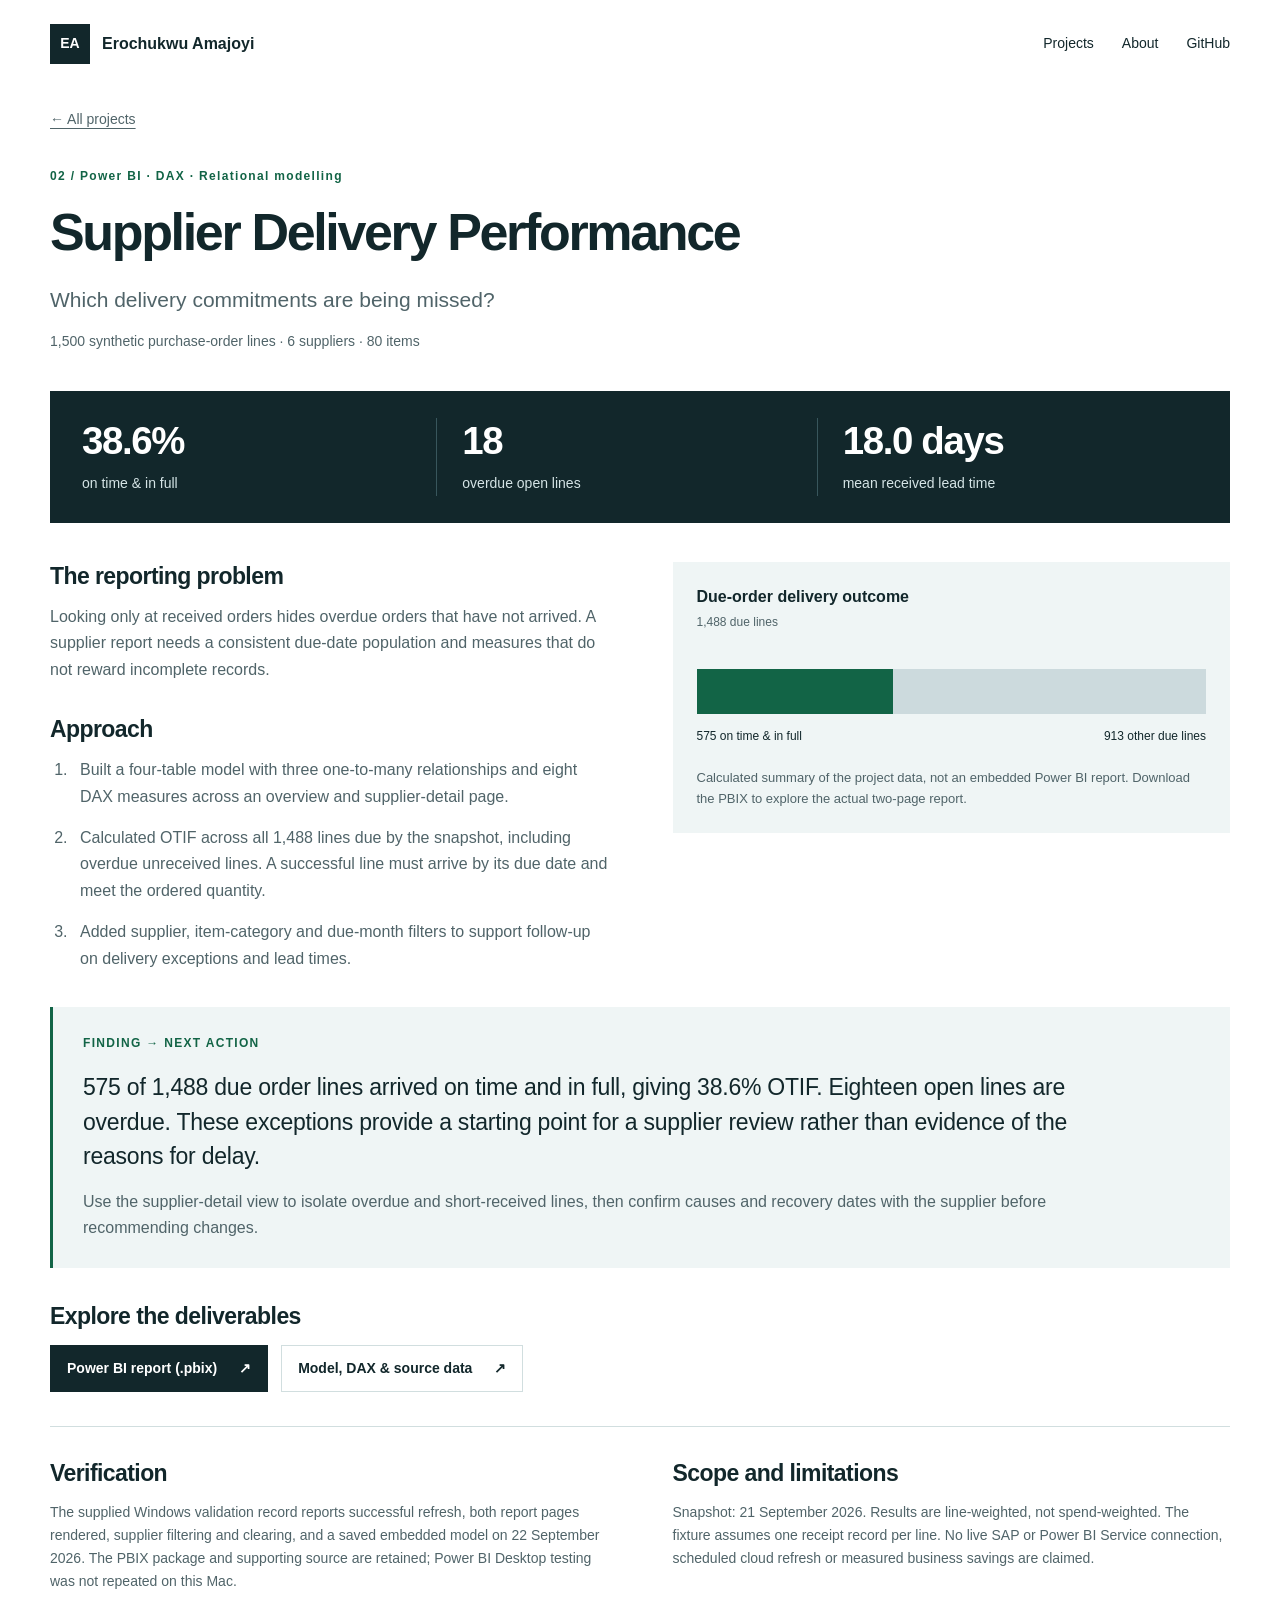
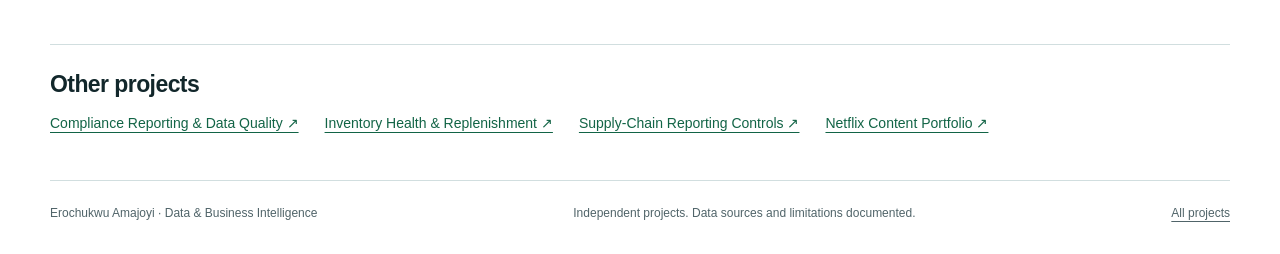
<file: projects/supplier-performance.html>
<!doctype html><html lang="en"><head><meta charset="utf-8"><meta name="viewport" content="width=device-width,initial-scale=1"><title>Supplier Delivery Performance | Erochukwu Amajoyi</title><meta name="description" content="A two-page Power BI report for supplier reliability, receipt lead times and overdue orders, with interactive supplier, category and due-month filters."><meta name="theme-color" content="#12272b"><link rel="canonical" href="https://erochukwu-amajoyi.github.io/projects/supplier-performance.html"><link rel="icon" type="image/svg+xml" href="data:image/svg+xml,%3Csvg xmlns='http://www.w3.org/2000/svg' viewBox='0 0 32 32'%3E%3Crect width='32' height='32' rx='6' fill='%2312272b'/%3E%3Cpath d='M7 23V16h4v7zm7 0V10h4v13zm7 0V6h4v17z' fill='%2389e0bd'/%3E%3C/svg%3E"><link rel="stylesheet" href="../styles.css?v=20260927-2"></head><body><a class="skip" href="#main">Skip to content</a><header class="wrap masthead"><a class="identity" href="../index.html"><span class="monogram">EA</span>Erochukwu Amajoyi</a><nav aria-label="Main navigation"><a href="../index.html#projects">Projects</a><a href="../index.html#background">About</a><a href="https://github.com/erochukwu-amajoyi/erochukwu-amajoyi.github.io">GitHub</a></nav></header><main id="main" class="wrap case"><a class="back" href="../index.html#projects">← All projects</a><header class="case-header"><p class="eyebrow">02 / Power BI · DAX · Relational modelling</p><h1>Supplier Delivery Performance</h1><p class="question">Which delivery commitments are being missed?</p><p class="scope">1,500 synthetic purchase-order lines · 6 suppliers · 80 items</p></header><dl class="metrics"><div><dt>on time &amp; in full</dt><dd>38.6%</dd></div><div><dt>overdue open lines</dt><dd>18</dd></div><div><dt>mean received lead time</dt><dd>18.0 days</dd></div></dl><div class="case-grid"><div><section><h2>The reporting problem</h2><p>Looking only at received orders hides overdue orders that have not arrived. A supplier report needs a consistent due-date population and measures that do not reward incomplete records.</p></section><section><h2>Approach</h2><ol class="method"><li>Built a four-table model with three one-to-many relationships and eight DAX measures across an overview and supplier-detail page.</li><li>Calculated OTIF across all 1,488 lines due by the snapshot, including overdue unreceived lines. A successful line must arrive by its due date and meet the ordered quantity.</li><li>Added supplier, item-category and due-month filters to support follow-up on delivery exceptions and lead times.</li></ol></section></div><aside><figure class="chart"><figcaption>Due-order delivery outcome <span>1,488 due lines</span></figcaption><div class="ratio" role="img" aria-label="575 on-time-in-full lines; 913 other due lines"><span></span></div><div class="chart-key"><span>575 on time &amp; in full</span><span>913 other due lines</span></div><p>Calculated summary of the project data, not an embedded Power BI report. Download the PBIX to explore the actual two-page report.</p></figure></aside></div><section class="finding"><p class="eyebrow">FINDING → NEXT ACTION</p><h2>575 of 1,488 due order lines arrived on time and in full, giving 38.6% OTIF. Eighteen open lines are overdue. These exceptions provide a starting point for a supplier review rather than evidence of the reasons for delay.</h2><p>Use the supplier-detail view to isolate overdue and short-received lines, then confirm causes and recovery dates with the supplier before recommending changes.</p></section><section class="deliverables"><h2>Explore the deliverables</h2><div class="download-links"><a class="button " href="../files/Supply_Chain_Performance.pbix">Power BI report (.pbix) <span aria-hidden="true">↗</span></a><a class="button secondary" href="../files/Supply_Chain_Portfolio.zip">Model, DAX &amp; source data <span aria-hidden="true">↗</span></a></div></section><div class="evidence-grid"><section><h2>Verification</h2><p>The supplied Windows validation record reports successful refresh, both report pages rendered, supplier filtering and clearing, and a saved embedded model on 22 September 2026. The PBIX package and supporting source are retained; Power BI Desktop testing was not repeated on this Mac.</p></section><section><h2>Scope and limitations</h2><p>Snapshot: 21 September 2026. Results are line-weighted, not spend-weighted. The fixture assumes one receipt record per line. No live SAP or Power BI Service connection, scheduled cloud refresh or measured business savings are claimed.</p></section></div><nav class="related" aria-label="Other projects"><h2>Other projects</h2><a href="compliance-reporting.html">Compliance Reporting &amp; Data Quality ↗</a><a href="inventory-planning.html">Inventory Health &amp; Replenishment ↗</a><a href="reporting-automation.html">Supply-Chain Reporting Controls ↗</a><a href="netflix-catalogue.html">Netflix Content Portfolio ↗</a></nav></main><footer class="wrap"><span>Erochukwu Amajoyi · Data &amp; Business Intelligence</span><span>Independent projects. Data sources and limitations documented.</span><a href="../index.html#projects">All projects</a></footer></body></html>
</file>
<file: styles.css>
:root{--ink:#12272b;--muted:#506469;--green:#126446;--mint:#89e0bd;--line:#d1dedf;--pale:#eff5f5;--white:#fff;color-scheme:light}
*{box-sizing:border-box}html{scroll-behavior:smooth;scroll-padding-top:24px}body{margin:0;background:var(--white);color:var(--ink);font:16px/1.65 -apple-system,BlinkMacSystemFont,"Segoe UI",Arial,sans-serif}a{color:inherit;text-underline-offset:4px}a:hover{text-decoration-thickness:2px}a:focus-visible{outline:3px solid #b15c21;outline-offset:5px}.wrap{width:min(1180px,calc(100% - 64px));margin-inline:auto}.skip{position:absolute;top:-100px;background:#fff;padding:10px;z-index:5}.skip:focus{top:8px}.masthead{display:flex;justify-content:space-between;align-items:center;gap:25px;padding-block:24px}.identity{display:flex;align-items:center;gap:12px;font-weight:650;text-decoration:none}.monogram{background:var(--ink);color:white;display:grid;place-items:center;width:40px;height:40px;font-size:14px}.masthead nav{display:flex;gap:28px;font-size:14px}.masthead nav a{text-decoration:none}h1,h2,h3,p{margin-top:0}h1{font-size:clamp(38px,4.3vw,58px);line-height:1.1;letter-spacing:-.045em;font-weight:580;margin-bottom:23px}h2{font-size:30px;line-height:1.23;letter-spacing:-.025em;font-weight:600}p{margin-bottom:18px}.eyebrow{font-size:12px;font-weight:650;letter-spacing:.11em;line-height:1.6;margin-bottom:17px;color:var(--green)}.hero{background:var(--ink);color:white;display:grid;grid-template-columns:1.3fr 1fr;gap:54px;padding:45px 42px;margin-top:8px}.hero .eyebrow{color:var(--mint)}.intro{color:#d4e3e5;max-width:590px;margin-bottom:26px}.hero-index{align-self:center}.hero-index a{display:flex;gap:15px;padding:13px 0;border-top:1px solid #416066;text-decoration:none;font-size:15px}.hero-index a span{color:var(--mint);font-size:12px;padding-top:3px}.button{display:inline-flex;align-items:center;justify-content:space-between;gap:22px;background:var(--ink);border:1px solid var(--ink);color:#fff;padding:11px 16px;font-size:14px;font-weight:600;text-decoration:none;min-height:46px}.button:hover{background:#285346}.button.light{background:var(--mint);border-color:var(--mint);color:var(--ink)}.button.secondary{color:var(--ink);background:#fff;border-color:var(--line)}.button.secondary:hover{background:var(--pale)}.text-link{color:var(--green);font-size:14px;font-weight:650}.work{padding-block:53px 25px}.section-top{display:flex;align-items:center;justify-content:space-between;gap:25px}.section-top h2{margin-bottom:13px}.scope{color:var(--muted);font-size:14px;max-width:900px}.project-cards{display:grid;grid-template-columns:1fr 1fr;gap:25px;margin-top:30px}.project-card{border:1px solid var(--line);padding:29px;scroll-margin-top:24px}.project-card h2{font-size:27px;max-width:510px;margin-bottom:15px}.project-card h2 a{text-decoration:none}.project-card h2 a:hover{text-decoration:underline}.project-card p:not(.eyebrow):not(.card-result){color:var(--muted)}.project-card.featured{grid-column:1/-1;display:grid;grid-template-columns:1fr 1fr;gap:42px;background:var(--pale);border-color:var(--pale)}.card-result{border-top:1px solid var(--line);padding-top:17px;margin-top:21px;font-size:14px}.card-result strong{font-size:29px;line-height:1.2;letter-spacing:-.04em;color:var(--ink);margin-right:10px}.background{display:grid;grid-template-columns:1fr 1.5fr;gap:65px;padding-block:42px 55px}.background p:not(.eyebrow){color:var(--muted)}footer{display:flex;justify-content:space-between;gap:22px;border-top:1px solid var(--line);padding-block:23px 30px;font-size:12px;color:var(--muted)}.case{padding-top:18px}.back{font-size:14px;color:var(--muted)}.case-header{padding-top:35px;padding-bottom:20px;max-width:940px}.case-header h1{font-size:clamp(36px,4.2vw,52px);max-width:850px}.question{font-size:21px;line-height:1.5;color:var(--muted);max-width:800px;margin-bottom:15px}.metrics{display:grid;grid-template-columns:repeat(3,1fr);background:var(--ink);color:#fff;margin:0 0 39px;padding:27px 32px;gap:25px}.metrics>div{display:flex;flex-direction:column-reverse;border-right:1px solid #38565c;padding-right:20px}.metrics>div:last-child{border:0}.metrics dt{font-size:14px;color:#d5e4e6}.metrics dd{font-size:clamp(26px,3vw,40px);font-weight:550;line-height:1.2;letter-spacing:-.035em;margin:0 0 8px}.case-grid{display:grid;grid-template-columns:1fr 1fr;gap:65px}.case-grid h2,.deliverables h2,.evidence-grid h2,.related h2{font-size:23px;margin:0 0 14px}.case-grid section{margin-bottom:32px}.case-grid p,.method{color:var(--muted)}.method{padding-left:22px;margin:0}.method li{padding-left:8px;margin-bottom:15px}.chart{margin:0;background:var(--pale);padding:24px;align-self:center}.featured .chart{padding:17px 0;background:transparent}.chart figcaption{font-size:16px;font-weight:650;line-height:1.4;margin-bottom:23px}.chart figcaption span{display:block;font-size:12px;font-weight:400;color:var(--muted);margin-top:6px}.chart svg{width:100%;display:block}.chart svg text{font:11px Arial,sans-serif;fill:var(--muted)}.chart p{font-size:13px;color:var(--muted);margin:20px 0 0}.ratio{height:45px;background:#ccdadd;margin-top:38px}.ratio span{display:block;background:var(--green);height:100%;width:38.6424731183%}.chart-key{display:flex;justify-content:space-between;gap:15px;font-size:12px;margin-top:13px}.bar-row{margin:17px 0}.bar-row>div:first-child{display:flex;justify-content:space-between;font-size:14px;gap:16px}.bar-row strong{font-weight:550}.bar-track{height:17px;background:#d6e2e3;margin-top:6px}.bar-track span{display:block;height:100%;background:var(--green)}.finding{background:var(--pale);border-left:3px solid var(--green);padding:27px 30px;margin:3px 0 34px}.finding h2{font-size:23px;line-height:1.5;letter-spacing:-.01em;font-weight:520;max-width:1020px;margin-bottom:15px}.finding p:last-child{color:var(--muted);margin:0;max-width:1000px}.download-links{display:flex;flex-wrap:wrap;gap:13px}.deliverables{padding-bottom:34px;border-bottom:1px solid var(--line)}.evidence-grid{display:grid;grid-template-columns:1fr 1fr;gap:65px;padding-block:32px}.evidence-grid p{font-size:14px;color:var(--muted)}.related{display:flex;flex-wrap:wrap;gap:14px 26px;padding-block:25px 45px;border-top:1px solid var(--line)}.related h2{width:100%;margin-bottom:0}.related a{font-size:14px;color:var(--green)}.run{padding:20px 0;border-top:1px solid var(--line)}.run>strong{font-size:16px}.run .status{float:right;font-size:12px;color:var(--green);background:#d8eade;padding:3px 8px}.run .warning{color:#843a19;background:#fae6d8}.run p{margin-top:9px}.text-visual ol{padding-left:21px}.text-visual li{padding:8px 0;border-bottom:1px solid var(--line);font-size:16px}
@media(max-width:950px){.hero{gap:30px;padding:35px 30px}.case-grid,.evidence-grid{gap:35px}.hero-index a{font-size:14px}.project-card{padding:25px}.project-card.featured{gap:25px}.chart{padding:20px}}
@media(max-width:700px){.wrap{width:calc(100% - 36px)}.masthead{padding-block:18px;flex-wrap:wrap;gap:14px}.masthead nav{gap:24px}.hero{grid-template-columns:1fr;padding:29px 23px;gap:31px}.hero h1{font-size:39px}.hero-index a{padding:12px 0}.section-top{display:block}.work{padding-top:34px}.section-top h2{font-size:28px}.section-top>a{display:inline-block;margin-bottom:15px}.project-cards{grid-template-columns:1fr;gap:18px;margin-top:22px}.project-card.featured{grid-template-columns:1fr;gap:22px}.project-card h2{font-size:26px}.background,.case-grid,.evidence-grid{grid-template-columns:1fr;gap:18px}.background{padding-top:30px;padding-bottom:35px}.background h2{margin-bottom:4px}.metrics{padding:22px 19px;gap:14px}.metrics>div{padding-right:8px}.metrics dd{font-size:25px;overflow-wrap:anywhere}.metrics dt{font-size:12px}.case-header{padding-top:26px}.case-header h1{font-size:37px}.question{font-size:19px}.chart{padding:21px}.finding{padding:23px;margin-top:28px}.finding h2{font-size:20px}.download-links{flex-direction:column;align-items:flex-start}.button{max-width:100%;overflow-wrap:anywhere}.evidence-grid{padding-block:28px;gap:17px}.related{gap:12px;padding-bottom:30px}.related a{width:100%}.chart-key{flex-wrap:wrap}footer{flex-direction:column;gap:10px}.eyebrow{font-size:11px;letter-spacing:.08em}}
@media(max-width:480px){.metrics{grid-template-columns:1fr;gap:15px}.metrics>div{flex-direction:row;justify-content:space-between;align-items:center;gap:15px;border-right:0;border-bottom:1px solid #38565c;padding:0 0 15px}.metrics>div:last-child{padding-bottom:0}.metrics dt{max-width:45%;font-size:13px}.metrics dd{margin:0;font-size:26px;white-space:nowrap;overflow-wrap:normal}}
@media(prefers-reduced-motion:reduce){html{scroll-behavior:auto}}
</file>
